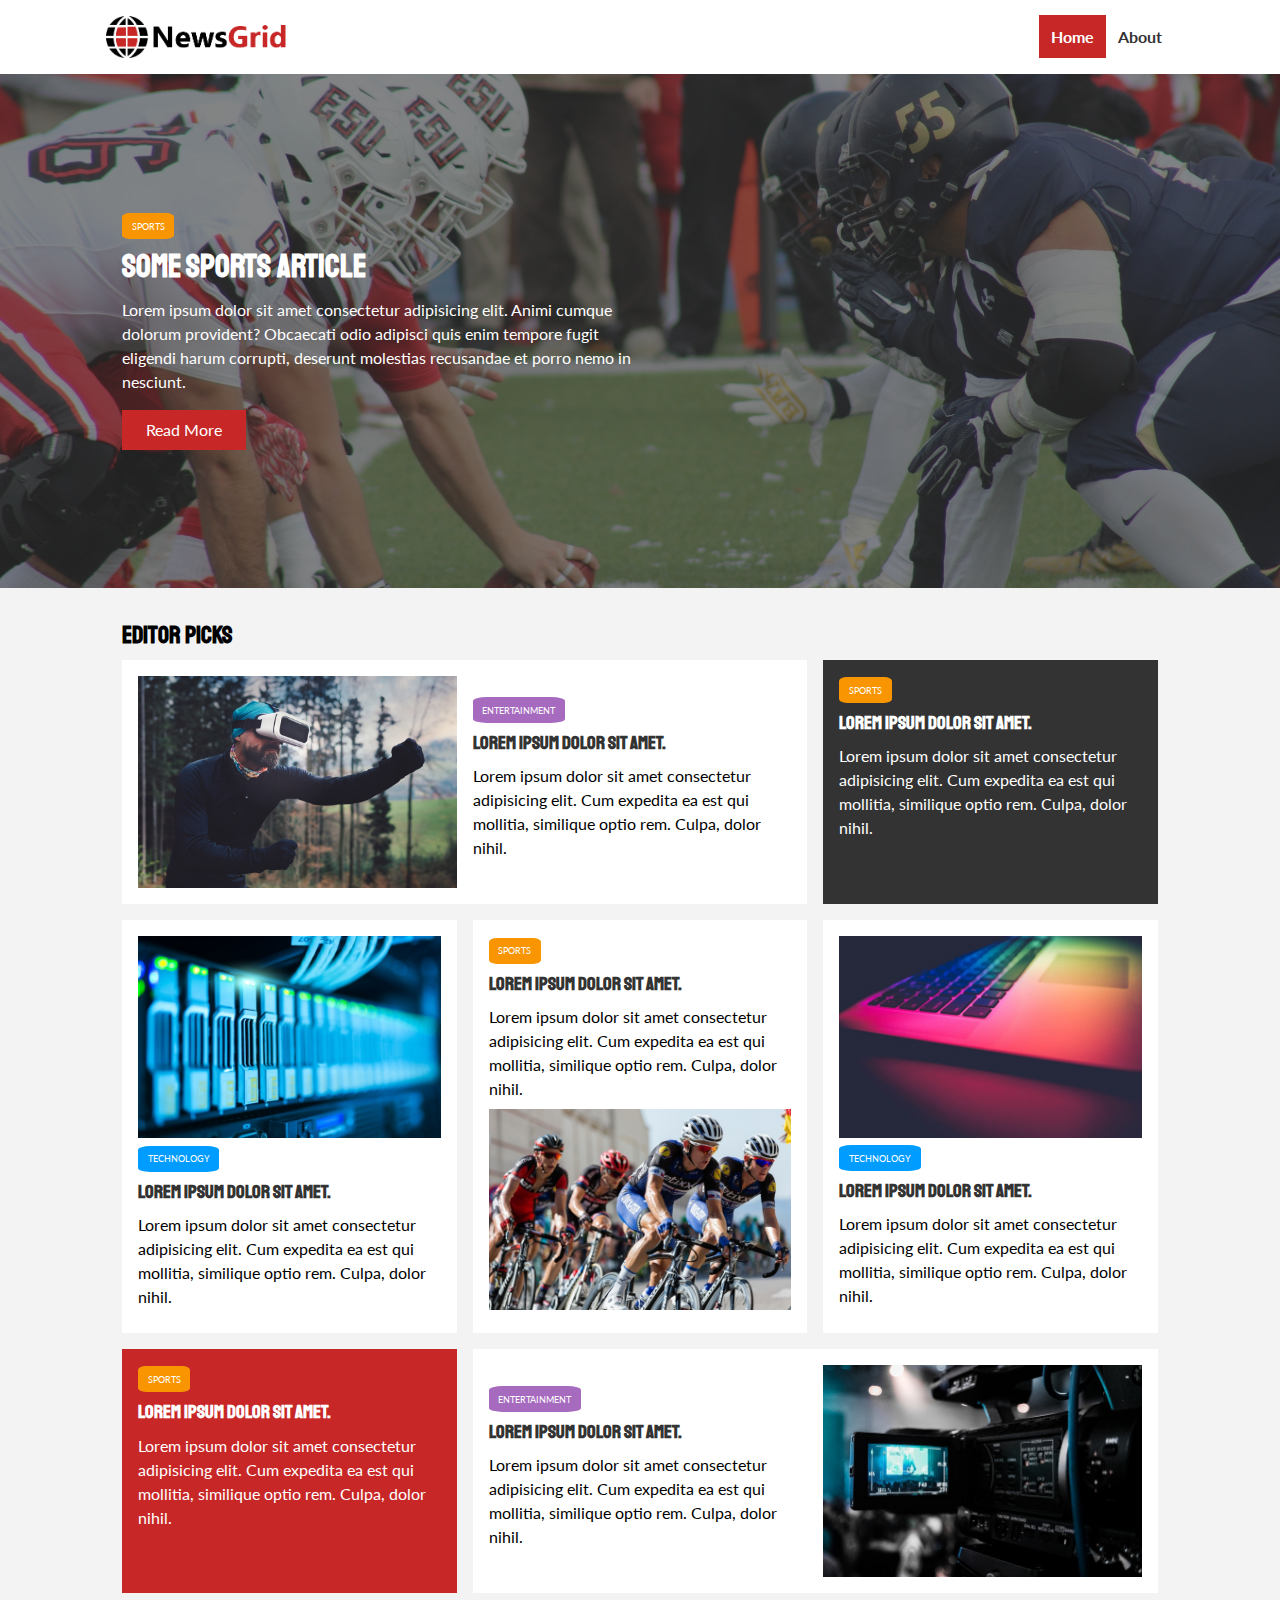
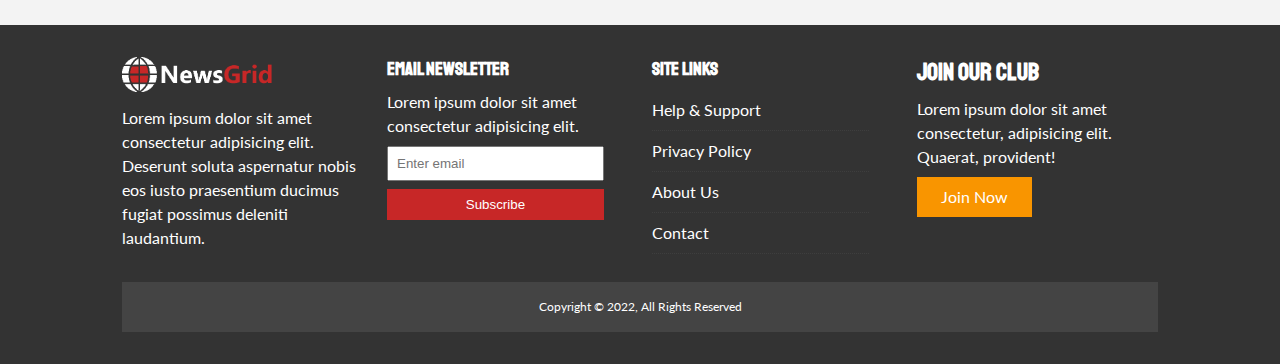
<file: index.html>
<!DOCTYPE html>
<html lang="en">
<head>
  <meta charset="UTF-8">
  <meta http-equiv="X-UA-Compatible" content="IE=edge">
  <meta name="viewport" content="width=device-width, initial-scale=1.0">
  <link rel="stylesheet" href="https://cdnjs.cloudflare.com/ajax/libs/font-awesome/6.1.0/css/all.min.css" integrity="sha512-10/jx2EXwxxWqCLX/hHth/vu2KY3jCF70dCQB8TSgNjbCVAC/8vai53GfMDrO2Emgwccf2pJqxct9ehpzG+MTw==" crossorigin="anonymous" />
  <link rel="preconnect" href="https://fonts.googleapis.com">
  <link rel="preconnect" href="https://fonts.gstatic.com" crossorigin>
  <link href="https://fonts.googleapis.com/css2?family=Lato&family=Staatliches&display=swap" rel="stylesheet">
  <link rel="stylesheet" href="/css/style.css">
  <link rel="stylesheet" media="screen and (max-width:768px)" href="/css/mobile.css">
  <title>NewsGrid | Latest News</title>
  <link rel="shortcut icon" type="image/x-icon" href="favicon.ico">
</head>
<body>

  <nav id="main-nav">
    <div class="container">
      <img src="img/logo.png" alt="newsgrid" class="logo">
      <div class="social">
        <a href="http://facebook.com" target="_blank"><i class="fab fa-facebook fa-2x"></i></a>
        <a href="http://twitter.com" target="_blank"><i class="fab fa-twitter fa-2x"></i></a>
        <a href="http://instagram.com" target="_blank"><i class="fab fa-instagram fa-2x"></i></a>
        <a href="http://youtube.com" target="_blank"><i class="fab fa-youtube fa-2x"></i></a>
      </div>
      <ul>
        <li>
          <a href="index.html" class="current">Home</a>
        </li>
        <li>
          <a href="about.html">About</a>
        </li>
      </ul>
    </div>
  </nav>


  <!-- showcase -->

  <header id="showcase">
    <div class="container">
      <div class="showcase-container">
        <div class="showcase-content">
          <div class="category category-sports">Sports</div>
          <h1>Some SPorts Article</h1>
          <p>Lorem ipsum dolor sit amet consectetur adipisicing elit. Animi cumque dolorum provident? Obcaecati odio adipisci quis enim tempore fugit eligendi harum corrupti, deserunt molestias recusandae et porro nemo in nesciunt.</p>
          <a href="article.html" class="btn btn-primary">Read More</a>
        </div>
      </div>
    </div>
  </header>

  <!-- home articles -->
  <section id="home-articles" class="py-2">
    <div class="container">
      <h2>Editor Picks</h2>
      <div class="articles-container">
        <article class="card">
          <img src="img/articles/ent1.jpg" alt="">
          <div>
            <div class="category category-ent">Entertainment</div>
            <h3>
              <a href="article.html">Lorem ipsum dolor sit amet.</a>
            </h3>
            <p>Lorem ipsum dolor sit amet consectetur adipisicing elit. Cum expedita ea est qui mollitia, similique optio rem. Culpa, dolor nihil.</p>
          </div>
        </article>
       <article class="card bg-dark">
        <div class="category category-sports">Sports</div>
        <h3>
          <a href="article.html">Lorem ipsum dolor sit amet.</a>
        </h3>
        <p>Lorem ipsum dolor sit amet consectetur adipisicing elit. Cum expedita ea est qui mollitia, similique optio rem. Culpa, dolor nihil.</p>
      </article>
      <article class="card">
        <img src="img/articles/tech1.jpg" alt="">
        <div class="category category-tech">Technology</div>
        <h3>
          <a href="article.html">Lorem ipsum dolor sit amet.</a>
        </h3>
        <p>Lorem ipsum dolor sit amet consectetur adipisicing elit. Cum expedita ea est qui mollitia, similique optio rem. Culpa, dolor nihil.</p>
      </article>
      <article class="card">
        <div class="category category-sports">Sports</div>
        <h3>
          <a href="article.html">Lorem ipsum dolor sit amet.</a>
        </h3>
        <p>Lorem ipsum dolor sit amet consectetur adipisicing elit. Cum expedita ea est qui mollitia, similique optio rem. Culpa, dolor nihil.</p>
        <img src="img/articles/sports1.jpg" alt="">
      </article>
       <article class="card">
        <img src="img/articles/tech2.jpg" alt="">
        <div class="category category-tech">Technology</div>
        <h3>
          <a href="article.html">Lorem ipsum dolor sit amet.</a>
        </h3>
        <p>Lorem ipsum dolor sit amet consectetur adipisicing elit. Cum expedita ea est qui mollitia, similique optio rem. Culpa, dolor nihil.</p>
      </article>
      <article class="card bg-primary">
        <div class="category category-sports">Sports</div>
        <h3>
          <a href="article.html">Lorem ipsum dolor sit amet.</a>
        </h3>
        <p>Lorem ipsum dolor sit amet consectetur adipisicing elit. Cum expedita ea est qui mollitia, similique optio rem. Culpa, dolor nihil.</p>
      </article>
       <article class="card">
         <div>
           <div class="category category-ent">Entertainment</div>
           <h3>
             <a href="article.html">Lorem ipsum dolor sit amet.</a>
            </h3>
            <p>Lorem ipsum dolor sit amet consectetur adipisicing elit. Cum expedita ea est qui mollitia, similique optio rem. Culpa, dolor nihil.</p>
          </div>
          <img src="img/articles/ent2.jpg" alt="">
        </article>
    </div>
  </div>
    
  </section>


  <!-- footer -->
<footer id="main-footer" class="py-2">
  <div class="container footer-container">
    <div>
      <img src="img/logo_light.png" alt="newsgrid">
      <p>Lorem ipsum dolor sit amet consectetur adipisicing elit. Deserunt soluta aspernatur nobis eos iusto praesentium ducimus fugiat possimus deleniti laudantium.</p>
    </div>
    <div>
      <h3>Email Newsletter</h3>
      <p>Lorem ipsum dolor sit amet consectetur adipisicing elit.</p>
      <form method="POST" data-netlify="true" name="contact">
        <input type="email" name="email "placeholder="Enter email">
        <input type="submit" value="Subscribe" class="btn btn-primary">
      </form>
    </div>
    <div>
      <h3>Site Links</h3>
      <ul class="list">
        <li><a href="#">Help & Support</a></li>
        <li><a href="#">Privacy Policy</a></li>
        <li><a href="#">About Us</a></li>
        <li><a href="#">Contact</a></li>
      </ul>
    </div>
    <div>
      <h2>Join Our club</h2>
      <p>Lorem ipsum dolor sit amet consectetur, adipisicing elit. Quaerat, provident!</p>
      <a href="#" class="btn btn-secondary">Join Now</a>
    </div>
    <div>
      <p>
        Copyright &copy; 2022, All Rights Reserved
      </p>
    </div>
  </div>
</footer>

</body>
</html>
</file>
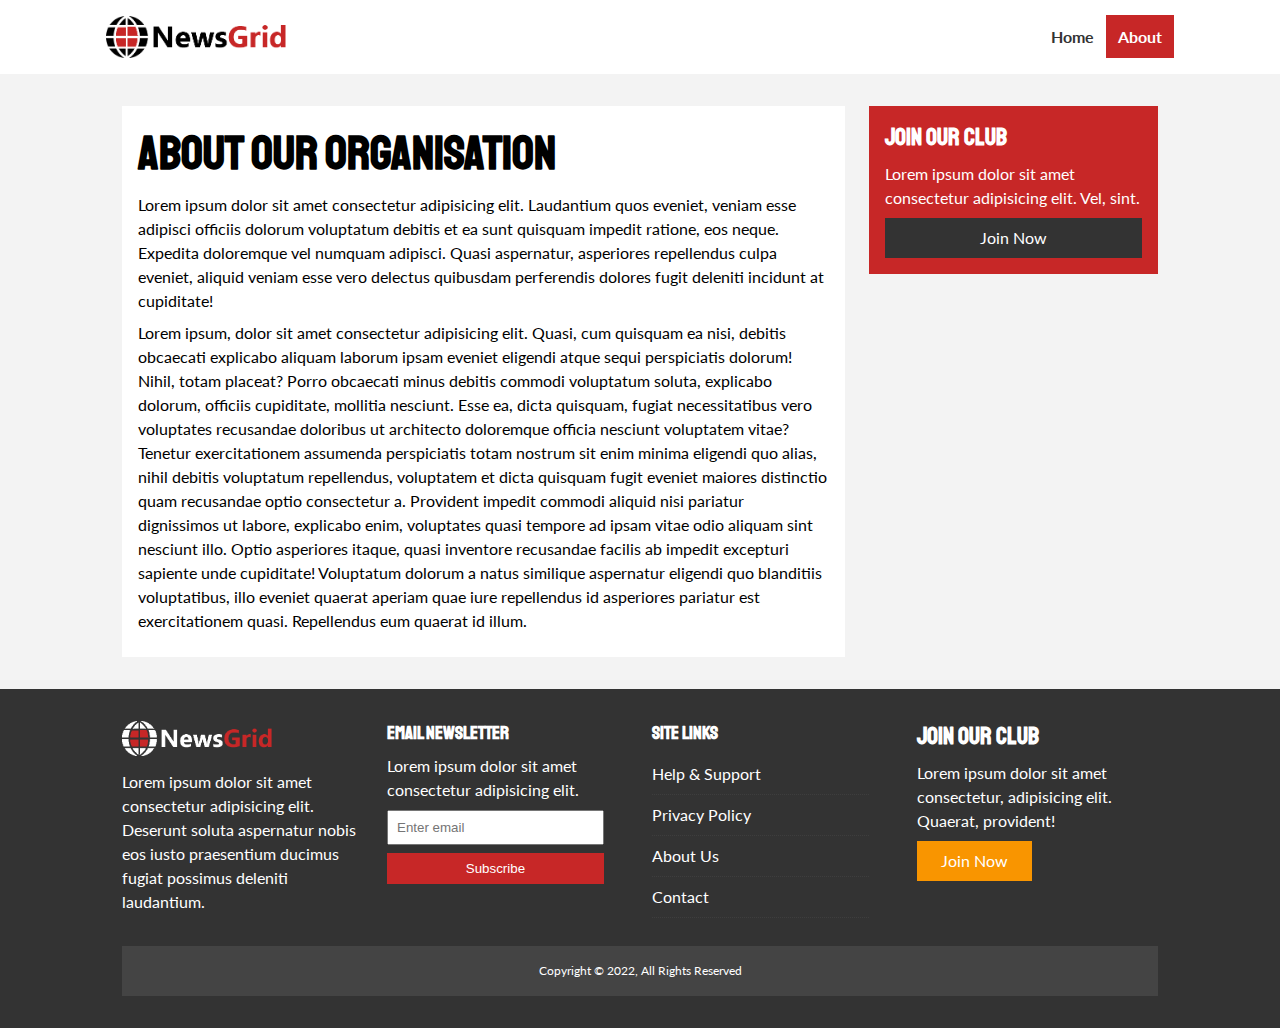
<file: about.html>
<!DOCTYPE html>
<html lang="en">
<head>
  <meta charset="UTF-8">
  <meta http-equiv="X-UA-Compatible" content="IE=edge">
  <meta name="viewport" content="width=device-width, initial-scale=1.0">
  <link rel="stylesheet" href="https://cdnjs.cloudflare.com/ajax/libs/font-awesome/6.1.0/css/all.min.css" integrity="sha512-10/jx2EXwxxWqCLX/hHth/vu2KY3jCF70dCQB8TSgNjbCVAC/8vai53GfMDrO2Emgwccf2pJqxct9ehpzG+MTw==" crossorigin="anonymous" />
  <link rel="preconnect" href="https://fonts.googleapis.com">
  <link rel="preconnect" href="https://fonts.gstatic.com" crossorigin>
  <link href="https://fonts.googleapis.com/css2?family=Lato&family=Staatliches&display=swap" rel="stylesheet">
  <link rel="stylesheet" href="/css/style.css">
  <link rel="stylesheet" media="screen and (max-width:768px)" href="/css/mobile.css">
  <title>NewsGrid | About</title>
  <link rel="shortcut icon" type="image/x-icon" href="favicon.ico">
</head>
<body>

  <nav id="main-nav">
    <div class="container">
      <img src="img/logo.png" alt="newsgrid" class="logo">
      <div class="social">
        <a href="http://facebook.com" target="_blank"><i class="fab fa-facebook fa-2x"></i></a>
        <a href="http://twitter.com" target="_blank"><i class="fab fa-twitter fa-2x"></i></a>
        <a href="http://instagram.com" target="_blank"><i class="fab fa-instagram fa-2x"></i></a>
        <a href="http://youtube.com" target="_blank"><i class="fab fa-youtube fa-2x"></i></a>
      </div>
      <ul>
        <li>
          <a href="index.html">Home</a>
        </li>
        <li>
          <a href="about.html" class="current">About</a>
        </li>
      </ul>
    </div>
  </nav>

  <section id="about">
    <div class="container">
      <div class="page-container">
        <article class="card">
          <h1 class="l-heading">About Our Organisation</h1>
          <p>Lorem ipsum dolor sit amet consectetur adipisicing elit. Laudantium quos eveniet, veniam esse adipisci officiis dolorum voluptatum debitis et ea sunt quisquam impedit ratione, eos neque. Expedita doloremque vel numquam adipisci. Quasi aspernatur, asperiores repellendus culpa eveniet, aliquid veniam esse vero delectus quibusdam perferendis dolores fugit deleniti incidunt at cupiditate!</p>
          <p>Lorem ipsum, dolor sit amet consectetur adipisicing elit. Quasi, cum quisquam ea nisi, debitis obcaecati explicabo aliquam laborum ipsam eveniet eligendi atque sequi perspiciatis dolorum! Nihil, totam placeat? Porro obcaecati minus debitis commodi voluptatum soluta, explicabo dolorum, officiis cupiditate, mollitia nesciunt. Esse ea, dicta quisquam, fugiat necessitatibus vero voluptates recusandae doloribus ut architecto doloremque officia nesciunt voluptatem vitae? Tenetur exercitationem assumenda perspiciatis totam nostrum sit enim minima eligendi quo alias, nihil debitis voluptatum repellendus, voluptatem et dicta quisquam fugit eveniet maiores distinctio quam recusandae optio consectetur a. Provident impedit commodi aliquid nisi pariatur dignissimos ut labore, explicabo enim, voluptates quasi tempore ad ipsam vitae odio aliquam sint nesciunt illo. Optio asperiores itaque, quasi inventore recusandae facilis ab impedit excepturi sapiente unde cupiditate! Voluptatum dolorum a natus similique aspernatur eligendi quo blanditiis voluptatibus, illo eveniet quaerat aperiam quae iure repellendus id asperiores pariatur est exercitationem quasi. Repellendus eum quaerat id illum.</p>
        </article>
        <aside class="card bg-primary">
          <h2>Join Our Club</h2>
          <p>Lorem ipsum dolor sit amet consectetur adipisicing elit. Vel, sint.</p>
          <a href="#" class="btn btn-dark btn-block">Join Now</a>
        </aside>
      </div>
    </div>
  </section>





  <!-- footer -->
<footer id="main-footer" class="py-2">
  <div class="container footer-container">
    <div>
      <img src="img/logo_light.png" alt="newsgrid">
      <p>Lorem ipsum dolor sit amet consectetur adipisicing elit. Deserunt soluta aspernatur nobis eos iusto praesentium ducimus fugiat possimus deleniti laudantium.</p>
    </div>
    <div>
      <h3>Email Newsletter</h3>
      <p>Lorem ipsum dolor sit amet consectetur adipisicing elit.</p>
      <form method="POST" data-netlify="true" name="contact">
        <input type="email" name="email "placeholder="Enter email">
        <input type="submit" value="Subscribe" class="btn btn-primary">
      </form>
    </div>
    <div>
      <h3>Site Links</h3>
      <ul class="list">
        <li><a href="#">Help & Support</a></li>
        <li><a href="#">Privacy Policy</a></li>
        <li><a href="#">About Us</a></li>
        <li><a href="#">Contact</a></li>
      </ul>
    </div>
    <div>
      <h2>Join Our club</h2>
      <p>Lorem ipsum dolor sit amet consectetur, adipisicing elit. Quaerat, provident!</p>
      <a href="#" class="btn btn-secondary">Join Now</a>
    </div>
    <div>
      <p>
        Copyright &copy; 2022, All Rights Reserved
      </p>
    </div>
  </div>
</footer>

</body>
</html>
</file>
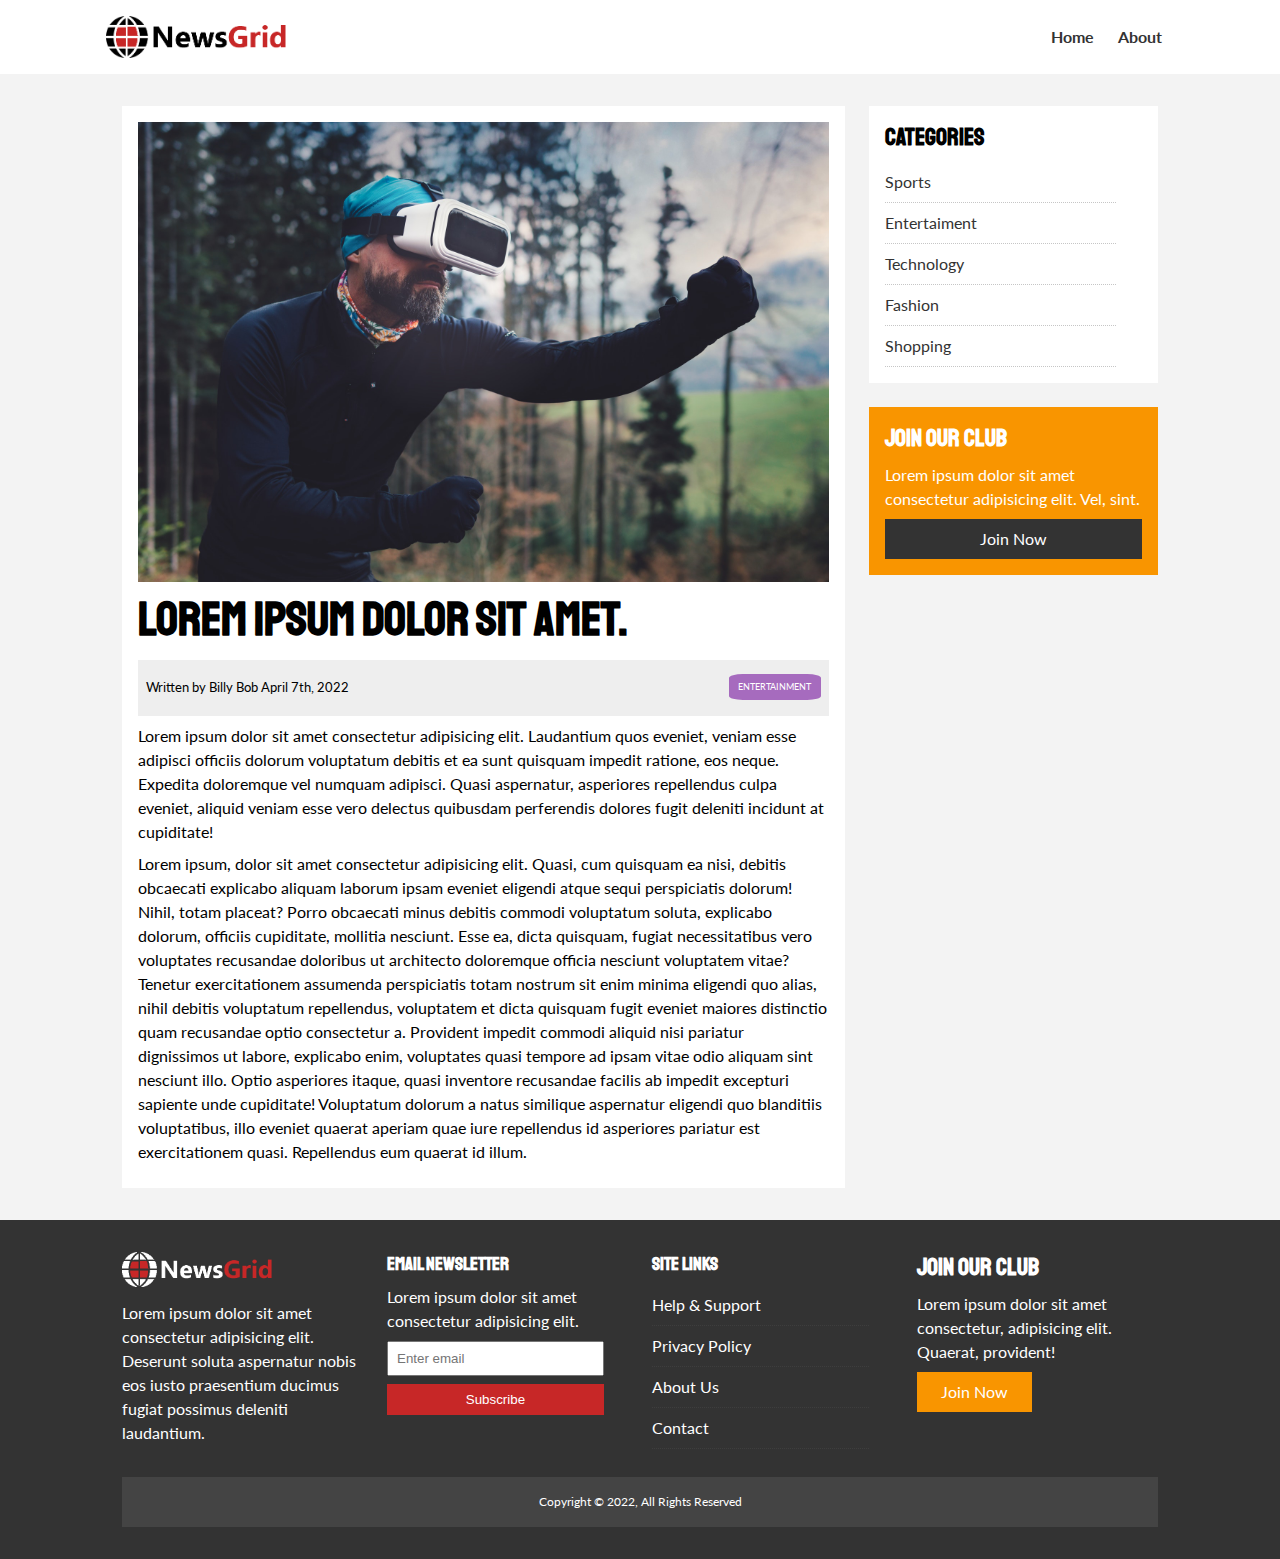
<file: article.html>
<!DOCTYPE html>
<html lang="en">
<head>
  <meta charset="UTF-8">
  <meta http-equiv="X-UA-Compatible" content="IE=edge">
  <meta name="viewport" content="width=device-width, initial-scale=1.0">
  <link rel="stylesheet" href="https://cdnjs.cloudflare.com/ajax/libs/font-awesome/6.1.0/css/all.min.css" integrity="sha512-10/jx2EXwxxWqCLX/hHth/vu2KY3jCF70dCQB8TSgNjbCVAC/8vai53GfMDrO2Emgwccf2pJqxct9ehpzG+MTw==" crossorigin="anonymous" />
  <link rel="preconnect" href="https://fonts.googleapis.com">
  <link rel="preconnect" href="https://fonts.gstatic.com" crossorigin>
  <link href="https://fonts.googleapis.com/css2?family=Lato&family=Staatliches&display=swap" rel="stylesheet">
  <link rel="stylesheet" href="/css/style.css">
  <link rel="stylesheet" media="screen and (max-width:768px)" href="/css/mobile.css">
  <title>NewsGrid | Latest News</title>
  <link rel="shortcut icon" type="image/x-icon" href="favicon.ico">
</head>
<body>

  <nav id="main-nav">
    <div class="container">
      <img src="img/logo.png" alt="newsgrid" class="logo">
      <div class="social">
        <a href="http://facebook.com" target="_blank"><i class="fab fa-facebook fa-2x"></i></a>
        <a href="http://twitter.com" target="_blank"><i class="fab fa-twitter fa-2x"></i></a>
        <a href="http://instagram.com" target="_blank"><i class="fab fa-instagram fa-2x"></i></a>
        <a href="http://youtube.com" target="_blank"><i class="fab fa-youtube fa-2x"></i></a>
      </div>
      <ul>
        <li>
          <a href="index.html">Home</a>
        </li>
        <li>
          <a href="about.html">About</a>
        </li>
      </ul>
    </div>
  </nav>

  <section id="article">
    <div class="container">
      <div class="page-container">
        <article class="card">
          <img src="/img/articles/ent1.jpg" alt="">
          <h1 class="l-heading">Lorem ipsum dolor sit amet.</h1>
          <div class="meta">
            <small>
              <i class="fas fa-user"></i> Written by Billy Bob April 7th, 2022
            </small>
            <div class="category category-ent">Entertainment</div>
          </div>
          <p>Lorem ipsum dolor sit amet consectetur adipisicing elit. Laudantium quos eveniet, veniam esse adipisci officiis dolorum voluptatum debitis et ea sunt quisquam impedit ratione, eos neque. Expedita doloremque vel numquam adipisci. Quasi aspernatur, asperiores repellendus culpa eveniet, aliquid veniam esse vero delectus quibusdam perferendis dolores fugit deleniti incidunt at cupiditate!</p>
          <p>Lorem ipsum, dolor sit amet consectetur adipisicing elit. Quasi, cum quisquam ea nisi, debitis obcaecati explicabo aliquam laborum ipsam eveniet eligendi atque sequi perspiciatis dolorum! Nihil, totam placeat? Porro obcaecati minus debitis commodi voluptatum soluta, explicabo dolorum, officiis cupiditate, mollitia nesciunt. Esse ea, dicta quisquam, fugiat necessitatibus vero voluptates recusandae doloribus ut architecto doloremque officia nesciunt voluptatem vitae? Tenetur exercitationem assumenda perspiciatis totam nostrum sit enim minima eligendi quo alias, nihil debitis voluptatum repellendus, voluptatem et dicta quisquam fugit eveniet maiores distinctio quam recusandae optio consectetur a. Provident impedit commodi aliquid nisi pariatur dignissimos ut labore, explicabo enim, voluptates quasi tempore ad ipsam vitae odio aliquam sint nesciunt illo. Optio asperiores itaque, quasi inventore recusandae facilis ab impedit excepturi sapiente unde cupiditate! Voluptatum dolorum a natus similique aspernatur eligendi quo blanditiis voluptatibus, illo eveniet quaerat aperiam quae iure repellendus id asperiores pariatur est exercitationem quasi. Repellendus eum quaerat id illum.</p>
        </article>

        <aside id="categories" class="card">
          <h2>Categories</h2>
          <ul class="list">
            <li><a href="#"><i class="fas fa-chevron-right"></i> Sports</a></li>
            <li><a href="#"><i class="fas fa-chevron-right"></i> Entertaiment</a></li>
            <li><a href="#"><i class="fas fa-chevron-right"></i> Technology</a></li>
            <li><a href="#"><i class="fas fa-chevron-right"></i> Fashion</a></li>
            <li><a href="#"><i class="fas fa-chevron-right"></i> Shopping</a></li>
          </ul>
        </aside>

        <aside class="card bg-secondary">
          <h2>Join Our Club</h2>
          <p>Lorem ipsum dolor sit amet consectetur adipisicing elit. Vel, sint.</p>
          <a href="#" class="btn btn-dark btn-block">Join Now</a>
        </aside>
      </div>
    </div>
  </section>





  <!-- footer -->
<footer id="main-footer" class="py-2">
  <div class="container footer-container">
    <div>
      <img src="img/logo_light.png" alt="newsgrid">
      <p>Lorem ipsum dolor sit amet consectetur adipisicing elit. Deserunt soluta aspernatur nobis eos iusto praesentium ducimus fugiat possimus deleniti laudantium.</p>
    </div>
    <div>
      <h3>Email Newsletter</h3>
      <p>Lorem ipsum dolor sit amet consectetur adipisicing elit.</p>
      <form method="POST" data-netlify="true" name="contact">
        <input type="email" name="email "placeholder="Enter email">
        <input type="submit" value="Subscribe" class="btn btn-primary">
      </form>
    </div>
    <div>
      <h3>Site Links</h3>
      <ul class="list">
        <li><a href="#">Help & Support</a></li>
        <li><a href="#">Privacy Policy</a></li>
        <li><a href="#">About Us</a></li>
        <li><a href="#">Contact</a></li>
      </ul>
    </div>
    <div>
      <h2>Join Our club</h2>
      <p>Lorem ipsum dolor sit amet consectetur, adipisicing elit. Quaerat, provident!</p>
      <a href="#" class="btn btn-secondary">Join Now</a>
    </div>
    <div>
      <p>
        Copyright &copy; 2022, All Rights Reserved
      </p>
    </div>
  </div>
</footer>

</body>
</html>
</file>
<file: css/style.css>
:root{
  --primary-color:#c72727;
  --secondary-color:#f99500;
  --light-color:#f3f3f3;
  --dark-color:#333;
  --max-width:1100px;
}
.category{
  --sports-color:#f99500;
  --ent-color:#a66bbe;
  --tech-color:#009cff;
}

*{
  margin: 0;
  padding: 0;
  box-sizing: border-box;
}

body{
  font-family: 'lato', sans-serif;
  line-height: 1.5;
  background: var(--light-color);
}

a{
  color:#333;
  text-decoration: none;
}

ul{
  list-style: none;
}

p{
  margin:0.5rem 0;
}

img{
  width:100%
}

h1,
h2,
h3,
h4,
h5,
h6{
  font-family: 'Staatliches', cursive;
  margin-bottom: 0.55rem;
  line-height: 1.3;
}

/* utility */
.container{
  max-width: var(--max-width);
  margin: auto;
  padding: 0 2rem;
  overflow: hidden;
}

.category{
  display: inline-block;
  color: #fff;
  font-size: 0.55rem;
  text-transform: uppercase;
  padding: 0.4rem 0.6rem;
  border-radius: 15%;
  margin-bottom: 0.5rem;
}

.category-sports{
  background: var(--sports-color);
}
.category-ent{
  background: var(--ent-color);
}
.category-tech{
  background: var(--tech-color);
}

.btn{
  display: inline-block;
  border: none;
  background: var(--dark-color);
  color: #fff;
  padding: 0.5rem 1.5rem;
}

.btn-light{
  background: var(--light-color);
}
.btn-primary{
  background: var(--primary-color);
}
.btn-secondary{
  background: var(--secondary-color);
}

.btn:hover{
  opacity: 0.9;
}

.btn-block{
  display: block;
  width: 100%;
  text-align: center;
}

.card{
  background: #fff;
  padding: 1rem;
}

.bg-dark{
  background:var(--dark-color);
  color: #fff;
}

.bg-primary{
  background:var(--primary-color);
  color: #fff;
}

.bg-secondary{
  background:var(--secondary-color);
  color: #fff;
}

.bg-dark h1,
.bg-dark h2,
.bg-dark h3,
.bg-dark a,
.bg-primary h1,
.bg-primary h2,
.bg-primary h3,
.bg-primary a,
.bg-secondary h1,
.bg-secondary h2,
.bg-secondary h3,
.bg-secondary a{
  color:#fff;
}

.py-1{padding: 1.5rem 0;}
.py-2{padding: 2rem 0;}
.py-3{padding: 3rem 0;}

.p-1{padding: 1.5rem;}
.p-2{padding: 2rem;}
.p-3{padding: 3rem;}

.l-heading{
  font-size: 3rem;
}

.list li{
  padding: 0.5rem 0;
  border-bottom: #5555 dotted 1px;
  width: 90%;
}

.page-container{
  /* inner container */
  display: grid;
  grid-template-columns: 5fr 2fr;
  margin: 2rem 0;
  gap: 1.5rem;
}

.page-container > *:first-child{
  grid-row: 1 / span 3;
}

#main-footer .list li a:hover{
  color: var(--primary-color);
}

/* navigation */
#main-nav{
  background: #fff;
  position: sticky;
  top: 0;
  z-index: 2;
}

#main-nav .container{
  display: grid;
  grid-template-columns: 6fr 3fr 2fr;
  padding: 1rem;
  align-items: center;
}

#main-nav .logo{
  width: 180px;
}

#main-nav ul{
  justify-self: end;
  display: flex;
}

#main-nav ul li a {
  padding: 0.75rem;
  font-weight: bold;
}

#main-nav ul li a.current{
  background: var(--primary-color);
  color: #fff;
}

#main-nav ul li a:hover{
  background: var(--light-color);
  color: var(--dark-color);
}

#main-nav .social{
  justify-self: center;
}

#main-nav .social i{
  color: #777;
  margin-right: 0.5rem;
}

/* showcase */
#showcase{
  color: #fff;
  background: #333;
  padding: 2rem;
  position: relative;
}

#showcase:before{
  content: '';
  background: url('../img/featured.jpg') no-repeat center center/cover;
  position: absolute;
  top: 0;
  left: 0;
  width: 100%;
  height: 100%;
  opacity: 0.4;
}

#showcase .showcase-container{
  display: grid;
  grid-template-columns:repeat(2, 1fr) ;
  justify-content: center;
  align-items: center;
  height: 50vh;
}

#showcase .showcase-content{
  z-index: 1;
}

#showcase .showcase-content p{
  margin-bottom: 1rem;
}

/* home articles */
#home-articles .articles-container{
display: grid;
grid-template-columns: repeat(3, 1fr);
gap: 1rem;
}

#home-articles .articles-container > *:first-child,
#home-articles .articles-container > *:last-child{
  display: grid;
  grid-template-columns: repeat(2,1fr);
  gap: 1rem;
  align-items: center;
  grid-column: 1/span 2;
}
#home-articles .articles-container > *:last-child{
  grid-column: 2/span 2;
}

#article .meta{
  display: flex;
  justify-content: space-between;
  align-items: center;
  background: #eee;
  padding: 0.5rem;
}

#article .meta .category{
  margin-top: 0.4rem;
}

/* footer */
#main-footer{
  background: var(--dark-color);
  color: #fff;
}

#main-footer img{
  width: 150px;
}

#main-footer a{
  color: #fff;
}

#main-footer .footer-container{
  display: grid;
  grid-template-columns: repeat(4, 1fr);
  gap: 1.5rem;
}

#main-footer .footer-container > *:last-child{
  background: #444;
  grid-column: 1/span 4;
  padding: 0.5rem;
  text-align: center;
  font-size: 0.75rem;
}

#main-footer .footer-container input[type='email']{
  width:90%;
  padding: 0.5rem;
  margin-bottom: 0.5rem;
}

#main-footer .footer-container input[type='submit']{
  width: 90%;
}
</file>
<file: css/mobile.css>
/* navigation */
#main-nav .social{
  display: none;
}

#main-nav .container{
  grid-template-columns: 1fr;
  gap: 1.2rem;
}

#main-nav ul,
#main-nav .logo{
  justify-self: center;
}

#main-nav ul li a{
  padding: 0.5rem;
}


#home-articles .articles-container{
  grid-template-columns: repeat(2, 1fr);
}

#home-articles .articles-container > *:first-child,
#home-articles .articles-container > *:last-child{
  grid-template-columns: 1fr;
  grid-column: 1;
}

@media(max-width: 600px){
  /* stack grid items*/
  #showcase .showcase-container,
  #home-articles .articles-container,
  #main-footer .footer-container{
    grid-template-columns: 1fr;
  }

  #main-footer .footer-container > *:last-child{
    grid-column: 1;
  }

  #main-footer .footer-container > *:first-child,
  #main-footer .footer-container > *:nth-child(2){
    border-bottom: #444 dotted 1px;
    padding-bottom: 1rem;
  }

  .page-container{
    grid-template-columns: 1fr;
    text-align: center;
  }
 
}
</file>
